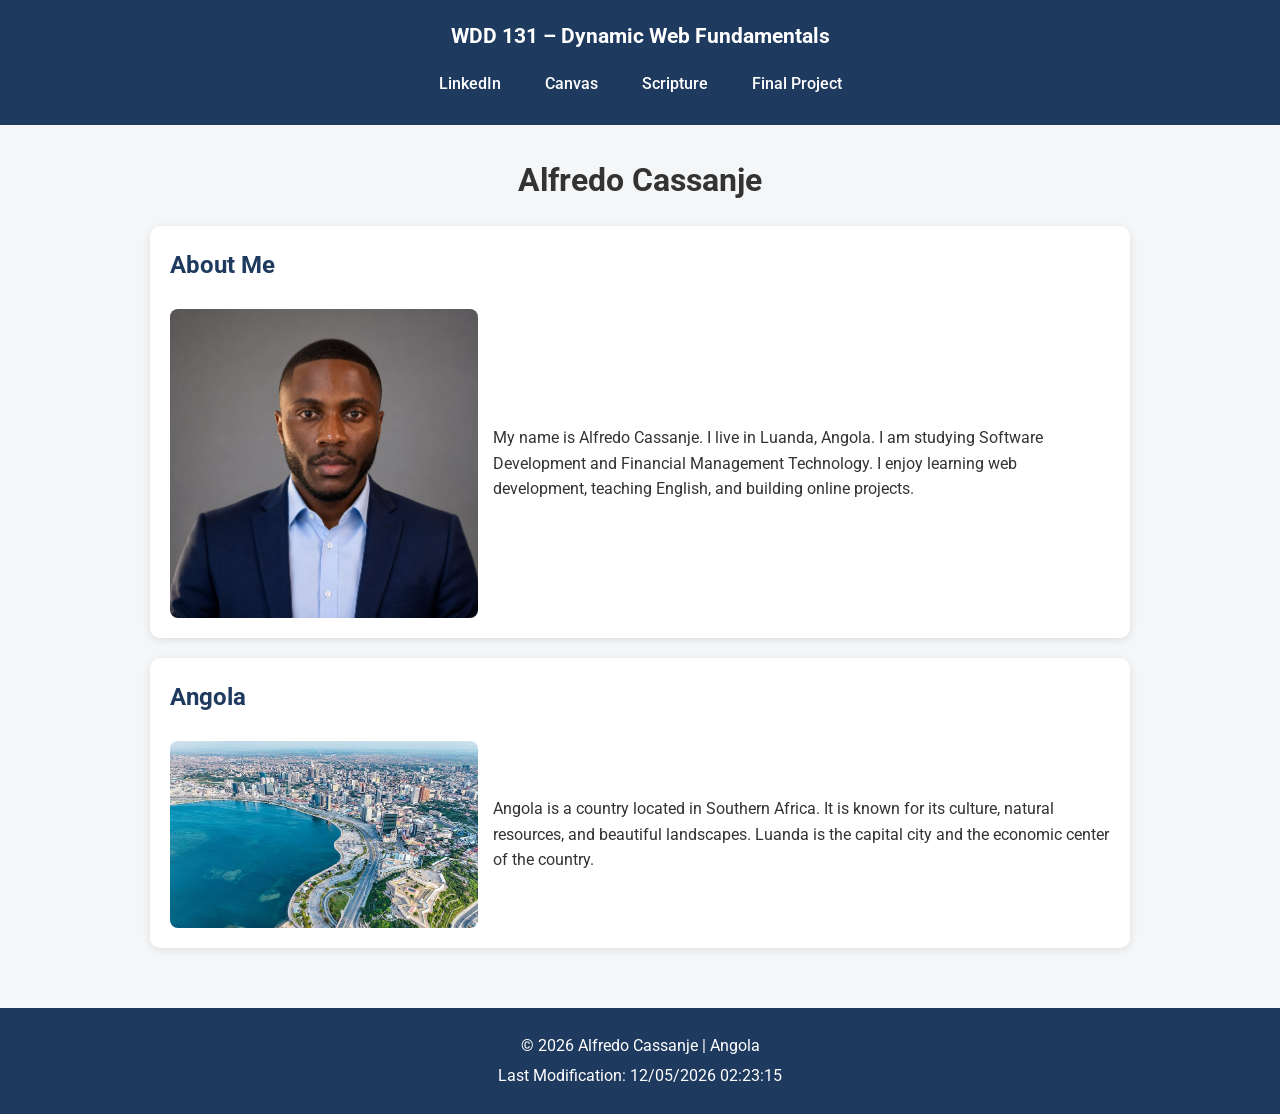
<file: index.html>
<!DOCTYPE html>
<html lang="en-us">

<head>
    <meta charset="UTF-8">
    <meta name="viewport" content="width=device-width, initial-scale=1.0">

    <title>WDD 131 – Dynamic Web Fundamentals – Alfredo Cassanje</title>

    <meta name="description"
        content="WDD 131 – Dynamic Web Fundamentals. Alfredo Cassanje. HTML, CSS, JavaScript, web development basics and personal learning project from Angola.">

    <meta name="author" content="Alfredo Cassanje">

    <!-- Google Fonts --->
    <link rel="preconnect" href="https://fonts.googleapis.com">
    <link rel="preconnect" href="https://fonts.gstatic.com" crossorigin>
    <link href="https://fonts.googleapis.com/css2?family=Roboto:wght@400;700&display=swap" rel="stylesheet">

    <!-- CSS -->
    <link rel="stylesheet" href="styles/base.css">

    <!-- JS -->
    <script src="scripts/getdates.js" defer></script>
</head>

<body>

    <!-- HEADER -->
    <header>

        <span id="course-title">
            WDD 131 – Dynamic Web Fundamentals
        </span>

        <nav>
            <a href="https://www.linkedin.com/" target="_blank">LinkedIn</a>

            <a href="https://byupw.instructure.com/" target="_blank">Canvas</a>

            <a href="https://www.churchofjesuschrist.org/study/scriptures/bofm/1-ne/3?lang=eng&id=p7#p7"
                target="_blank">
                Scripture
            </a>

            <a href="#">Final Project</a>
        </nav>

    </header>

    <!-- MAIN -->
    <main>

        <h1>Alfredo Cassanje</h1>

        <section class="card">

            <h2>About Me</h2>

            <img src="images/profile.jpg" alt="Photo of Alfredo Cassanje">

            <p>
                My name is Alfredo Cassanje. I live in Luanda, Angola.
                I am studying Software Development and Financial Management Technology.
                I enjoy learning web development, teaching English, and building online projects.
            </p>

        </section>

        <section class="card">

            <h2>Angola</h2>

            <img src="images/angola.jpg" alt="Landscape of Angola">

            <p>
                Angola is a country located in Southern Africa.
                It is known for its culture, natural resources, and beautiful landscapes.
                Luanda is the capital city and the economic center of the country.
            </p>

        </section>

    </main>

    <!-- FOOTER -->
    <footer>

        <p>
            &copy;
            <span id="currentyear"></span>
            Alfredo Cassanje | Angola
        </p>

        <p id="lastModified"></p>

    </footer>

</body>

</html>
</file>
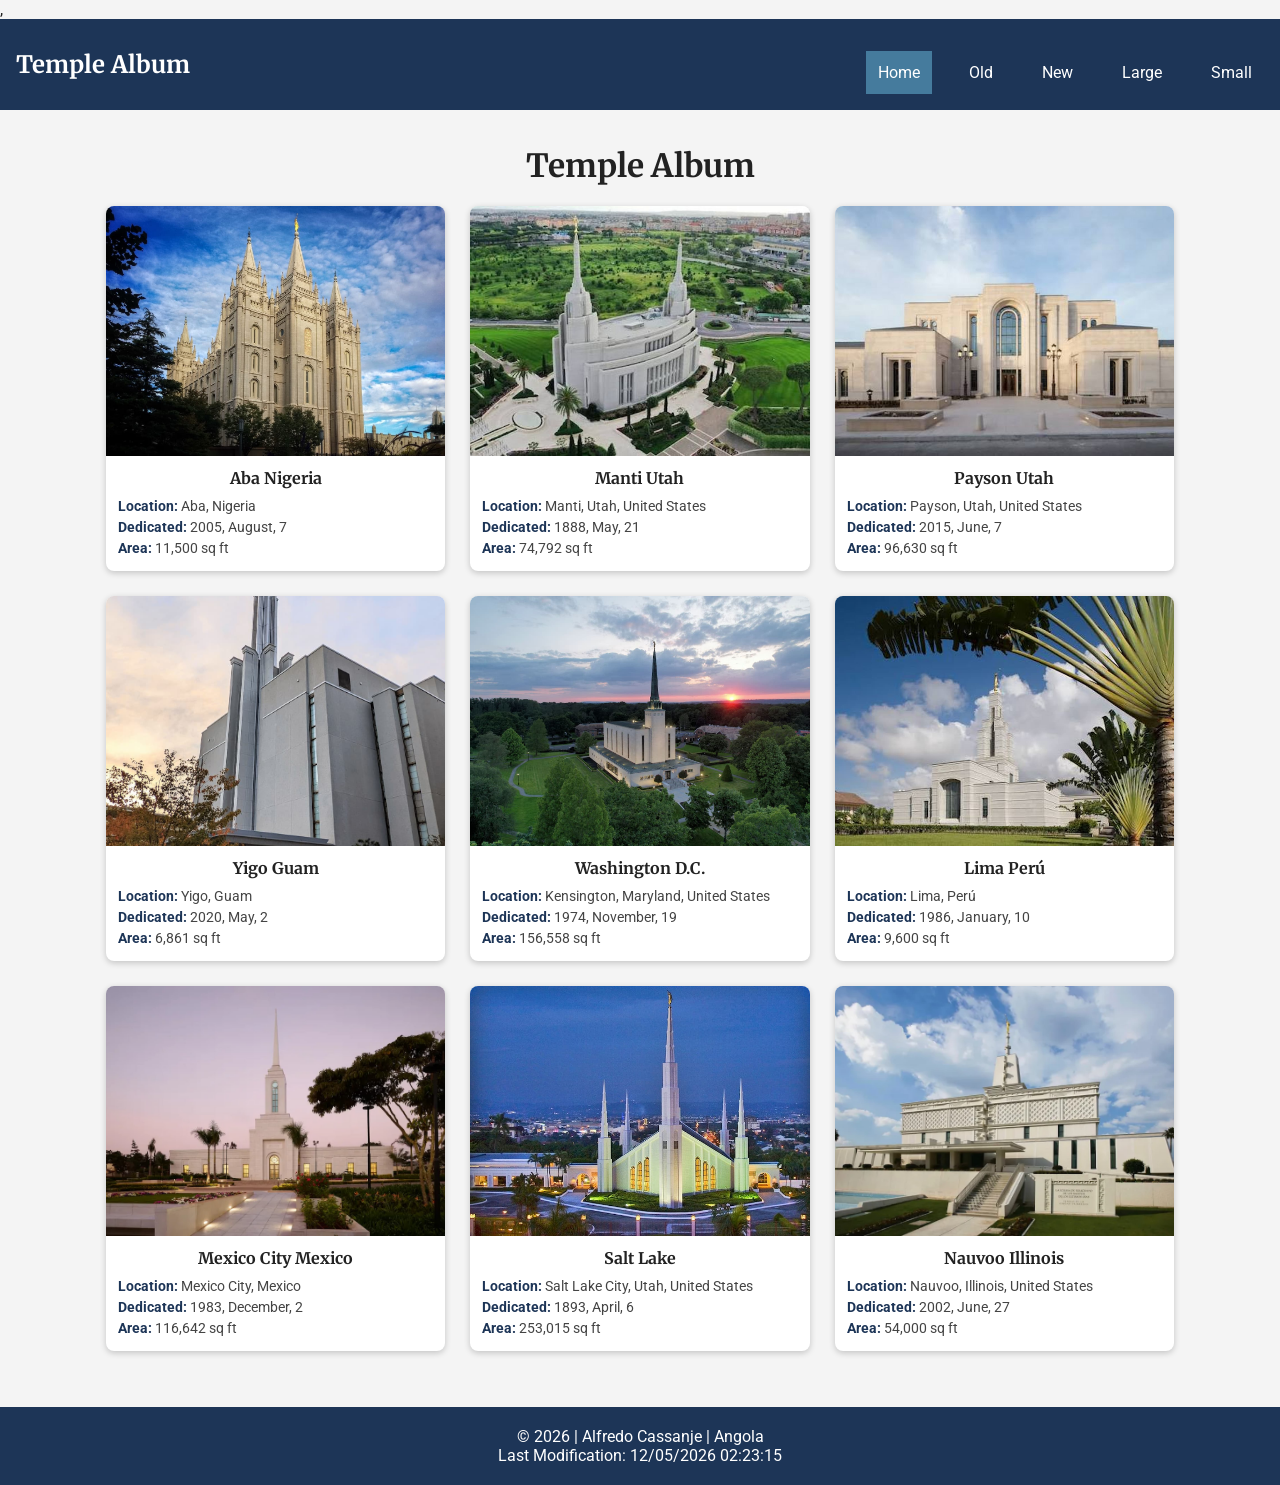
<file: filtered-temples.html>
<!DOCTYPE html>
<html lang="en-US">

<head>
    <meta charset="UTF-8">

    <meta name="viewport" content="width=device-width, initial-scale=1.0">

    <title>Filtered Temples | WDD 131 | Alfredo Cassanje</title>

    <meta name="description"
        content="Filtered Temple Album page created for WDD 131 Dynamic Web Fundamentals.">

    <meta name="author" content="Alfredo Cassanje">


    <link rel="preconnect" href="https://fonts.googleapis.com">
    <link rel="preconnect" href="https://fonts.gstatic.com" crossorigin>

    <link href="https://fonts.googleapis.com/css2?family=Merriweather:wght@700&family=Roboto:wght@400;700&display=swap"
        rel="stylesheet">


    <link rel="stylesheet" href="styles/filtered-temples.css">

    <link rel="stylesheet" href="styles/filtered-temples-large.css">

    <script src="scripts/temples-filtered.js" defer></script>

</head>

<body>
,
<header>

    <span class="site-title">
        Temple Album
    </span>

    <button id="menu" type="button" aria-label="Menu">
        ☰
    </button>


    <nav id="navigation">

        <a href="#" data-filter="home" class="active">Home</a>
        <a href="#" data-filter="old">Old</a>
        <a href="#" data-filter="new">New</a>
        <a href="#" data-filter="large">Large</a>
        <a href="#" data-filter="small">Small</a>

    </nav>


</header>

<main>

<h1>Temple Album</h1>


<section class="gallery" id="gallery">
    <!-- Temple cards are generated by scripts/temples-filtered.js -->
</section>

<p id="emptyState" hidden>No temples match this filter.</p>

</main>



<footer>

<p>
© <span id="currentyear"></span>
| Alfredo Cassanje | Angola
</p>

<p id="lastModified"></p>


</footer>


</body>

</html>
</file>
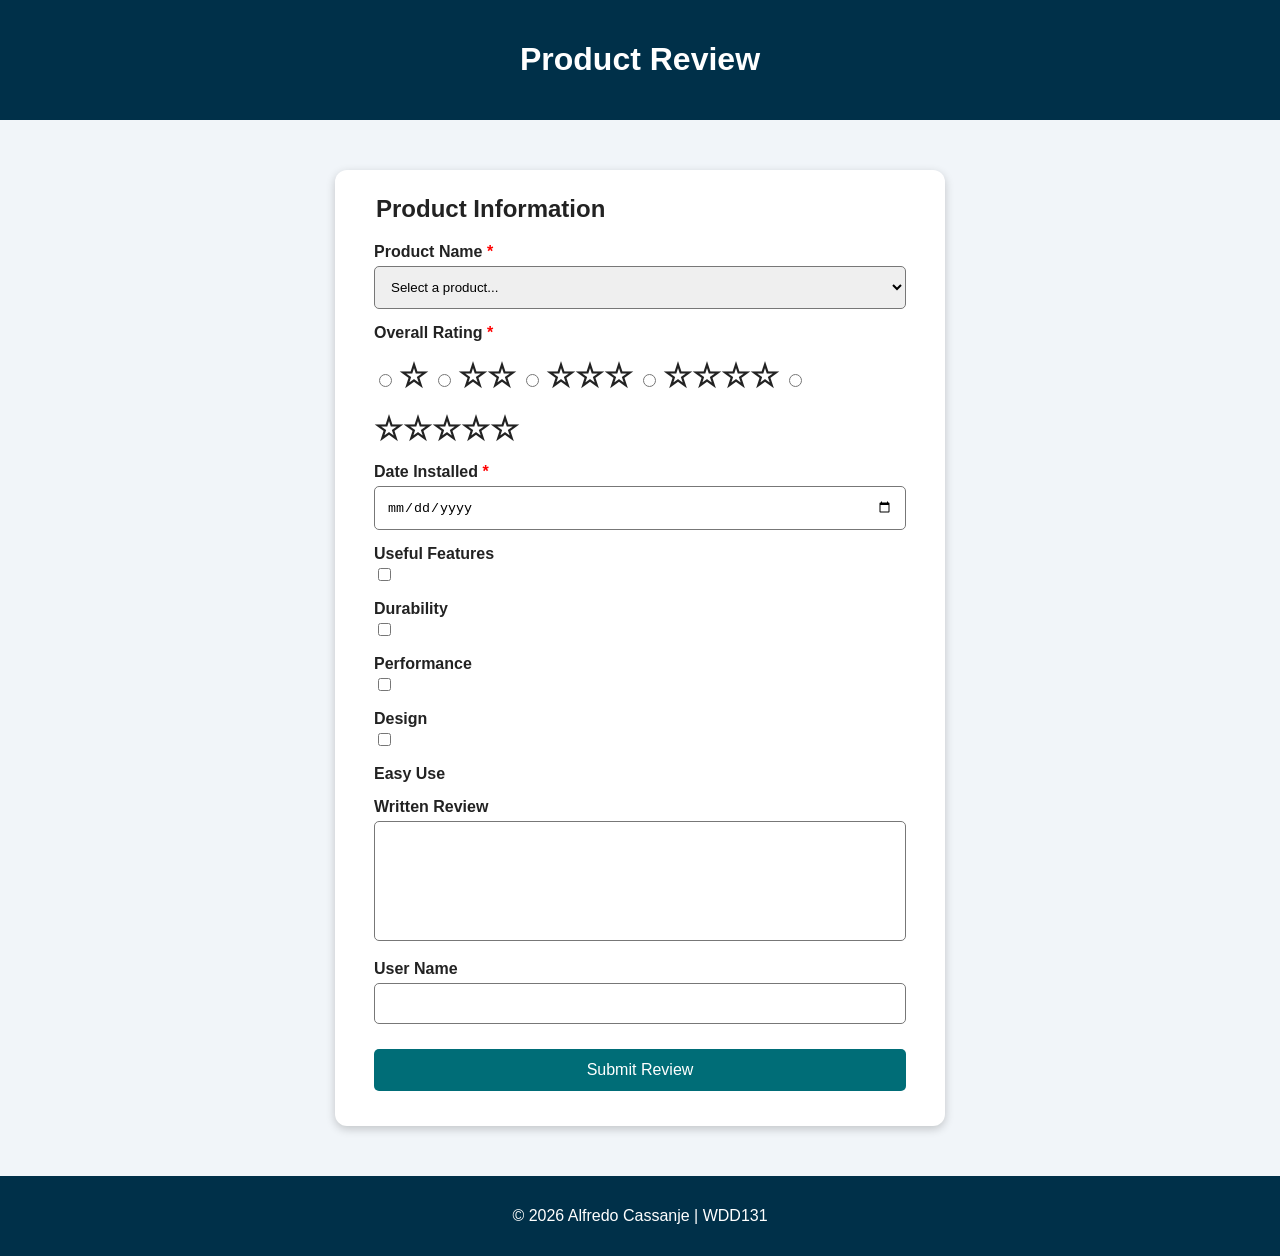
<file: form.html>
<!DOCTYPE html>
<html lang="en">

<head>

    <meta charset="UTF-8">

    <meta name="viewport" content="width=device-width, initial-scale=1.0">

    <meta name="description" content="A responsive product review form where users can rate products, share feedback, and submit installation information.">

    <meta name="author" content="Alfredo Cassanje">

    <title>Product Review Form</title>

    <link rel="stylesheet" href="styles/form.css">

    <script src="scripts/form.js" defer></script>

</head>


<body>


<header>

    <h1>Product Review</h1>

</header>



<main>


<form method="get" action="review.html">


<fieldset>


<legend>Product Information</legend>



<label for="product">
    Product Name <span class="required">*</span>
</label>


<select id="product" name="product" required>

    <option value="" disabled selected>
        Select a product...
    </option>

</select>




<label>
    Overall Rating <span class="required">*</span>
</label>


<div class="rating">


<input 
type="radio"
id="rating1"
name="rating"
value="1"
required>

<label for="rating1">
☆
</label>



<input 
type="radio"
id="rating2"
name="rating"
value="2"
required>

<label for="rating2">
☆☆
</label>




<input 
type="radio"
id="rating3"
name="rating"
value="3"
required>

<label for="rating3">
☆☆☆
</label>




<input 
type="radio"
id="rating4"
name="rating"
value="4"
required>

<label for="rating4">
☆☆☆☆
</label>




<input 
type="radio"
id="rating5"
name="rating"
value="5"
required>

<label for="rating5">
☆☆☆☆☆
</label>



</div>





<label for="date">
    Date Installed <span class="required">*</span>
</label>


<input 
type="date"
id="date"
name="date"
required>






<label>
    Useful Features
</label>



<input
type="checkbox"
id="feature1"
name="features"
value="Durability">

<label for="feature1">
Durability
</label>





<input
type="checkbox"
id="feature2"
name="features"
value="Performance">

<label for="feature2">
Performance
</label>





<input
type="checkbox"
id="feature3"
name="features"
value="Design">

<label for="feature3">
Design
</label>





<input
type="checkbox"
id="feature4"
name="features"
value="Easy Use">

<label for="feature4">
Easy Use
</label>







<label for="review">

Written Review

</label>


<textarea
id="review"
name="review">
</textarea>







<label for="username">

User Name

</label>


<input
type="text"
id="username"
name="username">






<input 
type="submit"
value="Submit Review">



</fieldset>


</form>


</main>

<footer>

<p>
© 2026 Alfredo Cassanje | WDD131
</p>

</footer>

</body>

</html>
</file>
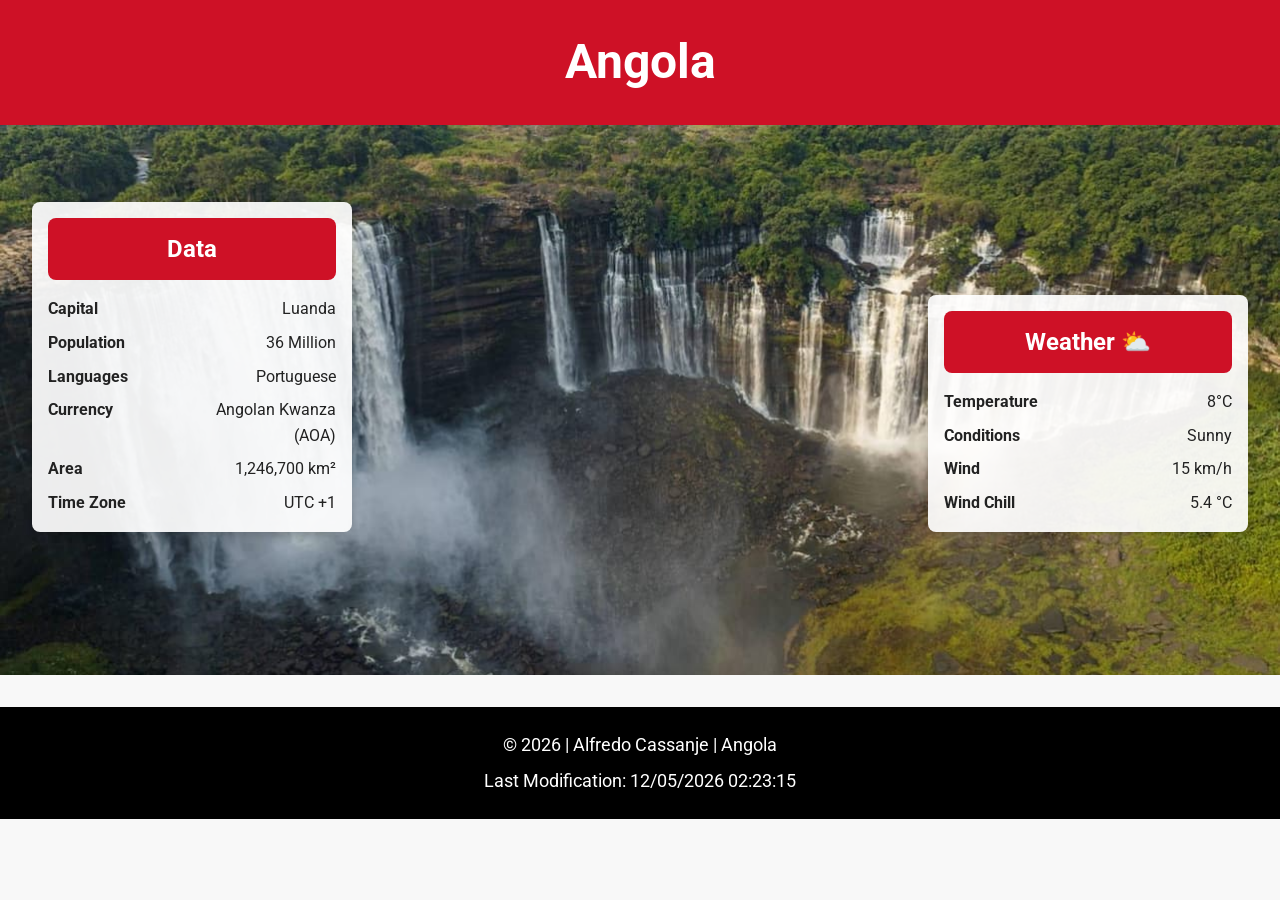
<file: place.html>
<!DOCTYPE html>
<html lang="en">

<head>
    <meta charset="UTF-8">
    <meta name="author" content="Alfredo Cassanje">
    <meta name="description"
        content="Discover Angola, a beautiful country in Southern Africa, including its culture, geography, weather, and national information.">
    <meta name="viewport" content="width=device-width, initial-scale=1.0">

    <title>Angola | Discover Angola - WDD 131 Country Page</title>

    <!-- Google Fonts -->
    <link rel="preconnect" href="https://fonts.googleapis.com">
    <link rel="preconnect" href="https://fonts.gstatic.com" crossorigin>
    <link href="https://fonts.googleapis.com/css2?family=Roboto:wght@400;700&display=swap" rel="stylesheet">

    <!-- CSS -->
    <link rel="stylesheet" href="styles/place.css">
    <link rel="stylesheet" href="styles/place-large.css">

    <!-- JavaScript -->
    <script src="scripts/place.js" defer></script>
</head>

<body>

    <header>
        <h1>Angola</h1>
    </header>

    <main>

        <!-- Hero Image -->
        <section class="hero">
            <picture>
                <source
                    media="(min-width: 768px)"
                    srcset="images/hero-large.webp">

                <img
                    src="images/hero-small.webp"
                    alt="Landscape of Angola">
            </picture>
        </section>

        
        <!-- Information Cards -->
        <section class="cards">

            <!-- Data Card -->
            <article class="card data">
                <h2>Data</h2>

                <dl>
                    <dt>Capital</dt>
                    <dd>Luanda</dd>

                    <dt>Population</dt>
                    <dd>36 Million</dd>

                    <dt>Languages</dt>
                    <dd>Portuguese</dd>

                    <dt>Currency</dt>
                    <dd>Angolan Kwanza (AOA)</dd>

                    <dt>Area</dt>
                    <dd>1,246,700 km²</dd>

                    <dt>Time Zone</dt>
                    <dd>UTC +1</dd>
                </dl>
            </article>

            <!-- Weather Card -->
            <article class="card weather">

                <h2>Weather</h2>

                <img
                    src="images/weather.svg"
                    alt="Weather icon"
                    class="weather-icon">

                <dl>
                    <dt>Temperature</dt>
                    <dd><span id="temperature">8°C</span></dd>

                    <dt>Conditions</dt>
                    <dd>Sunny</dd>

                    <dt>Wind</dt>
                    <dd><span id="windspeed">15 km/h</span></dd>

                    <dt>Wind Chill</dt>
                    <dd><span id="windchill"></span></dd>
                </dl>

            </article>

        </section>

    </main>

    <footer>
        <p>
            &copy; <span id="year"></span> | Alfredo Cassanje | Angola
        </p>

        <p>
            Last Modification:
            <span id="lastModified"></span>
        </p>
    </footer>

</body>

</html>
</file>
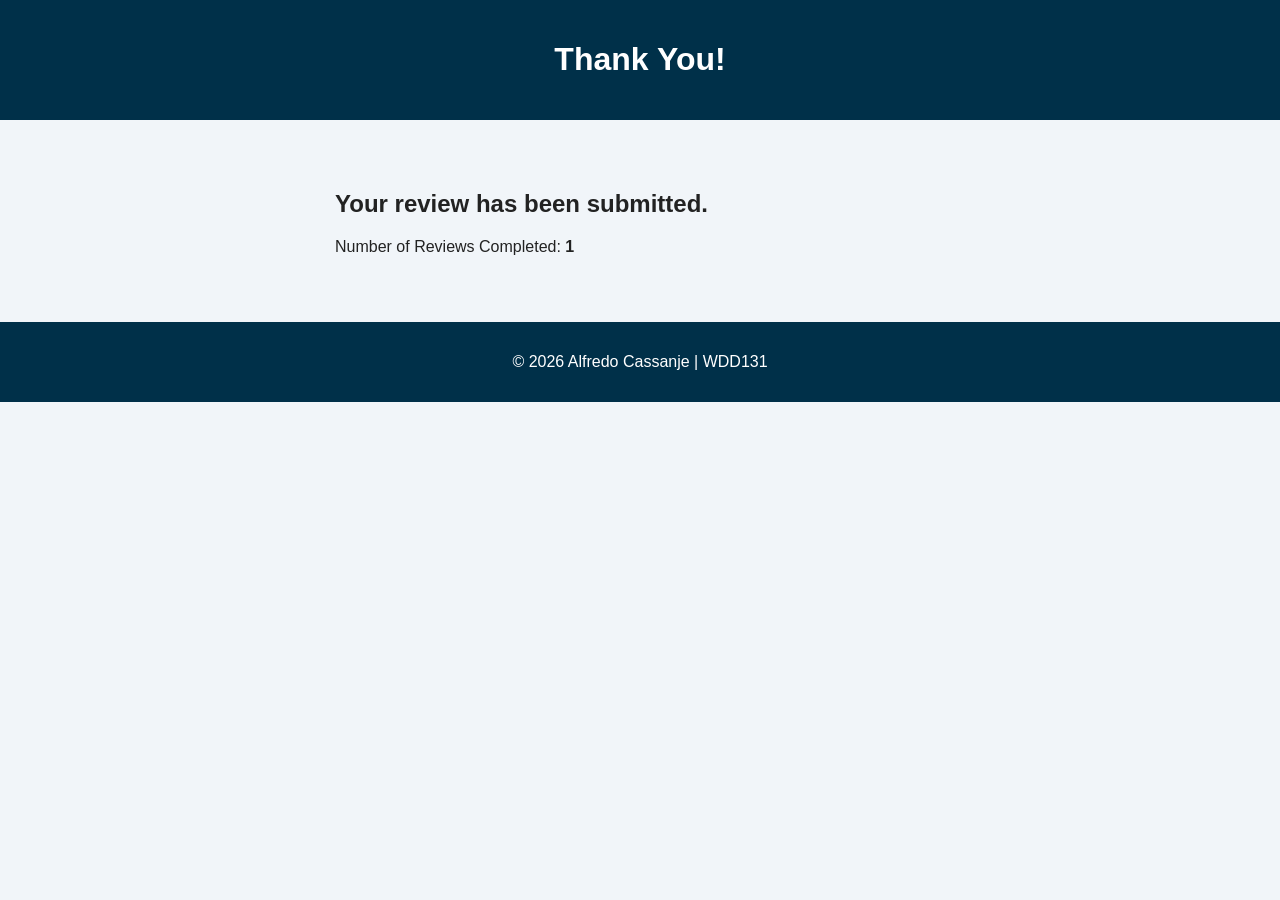
<file: review.html>
<!DOCTYPE html>
<html lang="en">


<head>

<meta charset="UTF-8">


<meta name="viewport" content="width=device-width, initial-scale=1.0">


<meta name="description" content="Review confirmation page">


<title>Review Submitted</title>


<link rel="stylesheet" href="styles/form.css">


</head>



<body>



<header>

<h1>
Thank You!
</h1>


</header>




<main>


<h2>
Your review has been submitted.
</h2>



<p>

Number of Reviews Completed:

<strong id="count"></strong>

</p>



</main>



<footer>

<p>
© 2026 Alfredo Cassanje | WDD131
</p>

</footer>




<script>


let reviews = Number(localStorage.getItem("reviews")) || 0;


reviews++;


localStorage.setItem("reviews", reviews);


document.querySelector("#count").textContent = reviews;


</script>


</body>

</html>
</file>
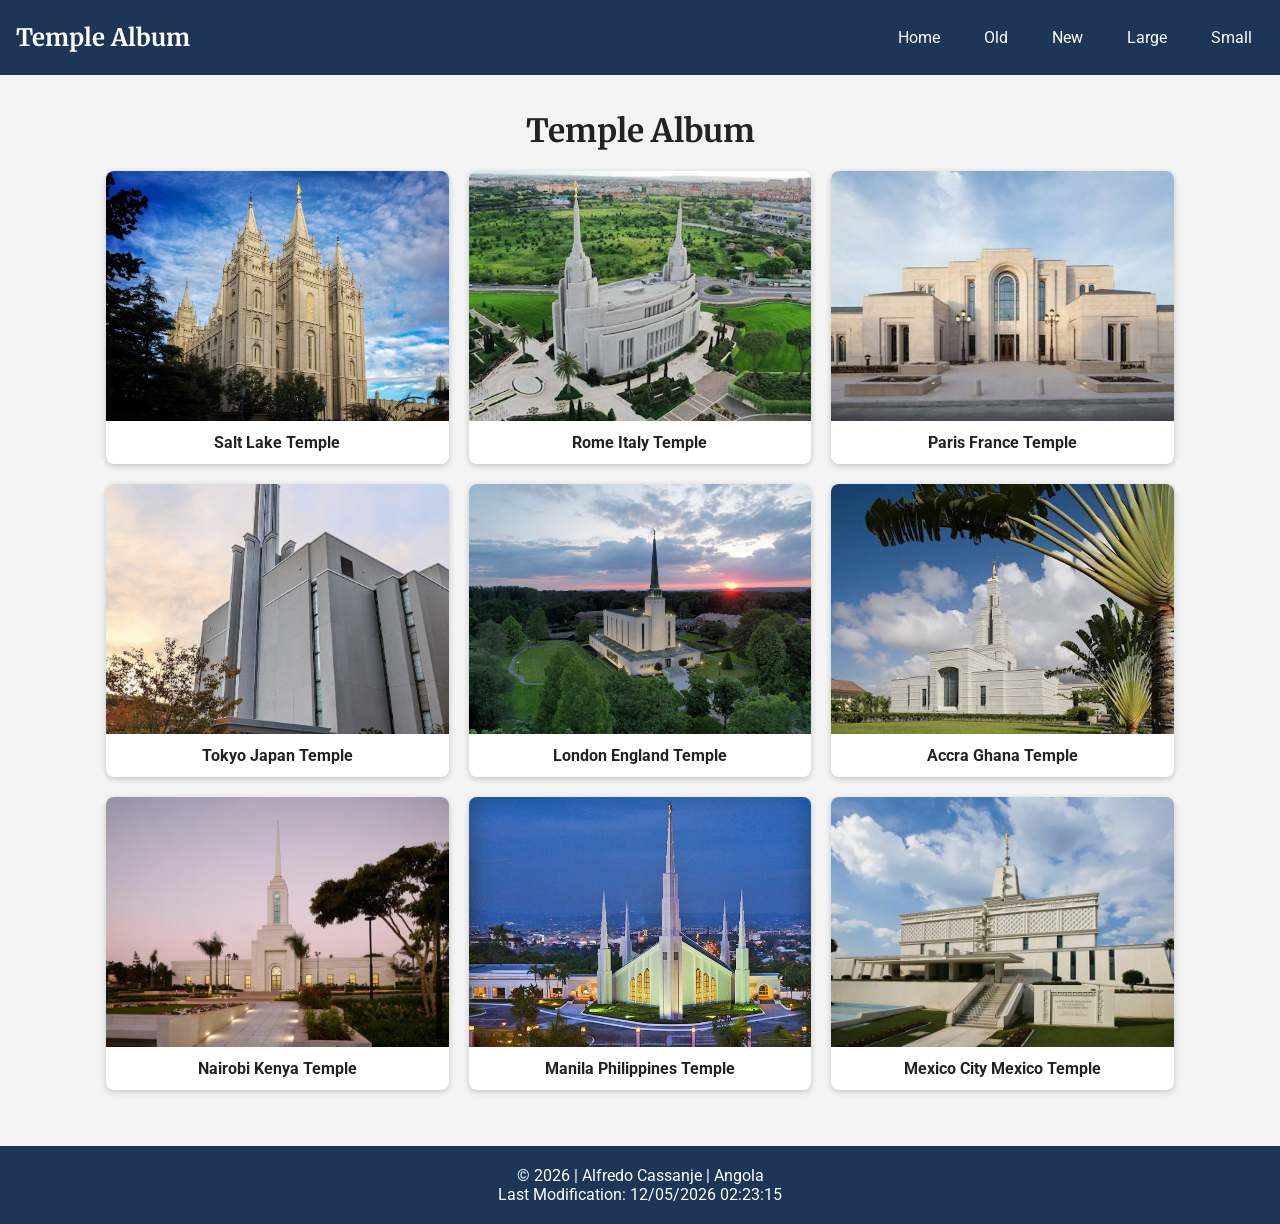
<file: temples.html>
<!DOCTYPE html>
<html lang="en-US">

<head>
    <meta charset="UTF-8">

    <meta name="viewport" content="width=device-width, initial-scale=1.0">

    <title>Temple Album | WDD 131 | Alfredo Cassanje</title>

    <meta name="description"
        content="Temple Album page created for WDD 131 Dynamic Web Fundamentals.">

    <meta name="author" content="Alfredo Cassanje">


    <link rel="preconnect" href="https://fonts.googleapis.com">
    <link rel="preconnect" href="https://fonts.gstatic.com" crossorigin>

    <link href="https://fonts.googleapis.com/css2?family=Merriweather:wght@700&family=Roboto:wght@400;700&display=swap"
        rel="stylesheet">


    <link rel="stylesheet" href="styles/temples.css">

    <link rel="stylesheet" href="styles/temples-large.css">


    <script src="scripts/temples.js" defer></script>

</head>


<body>


<header>

    <span class="site-title">
        Temple Album
    </span>


    <button id="menu" type="button" aria-label="Menu">
        ☰
    </button>


    <nav id="navigation">

        <a href="#">Home</a>
        <a href="#">Old</a>
        <a href="#">New</a>
        <a href="#">Large</a>
        <a href="#">Small</a>

    </nav>


</header>

<main>

<h1>Temple Album</h1>


<section class="gallery">


<figure>
<img src="images/temple1.webp" alt="Salt Lake Temple" loading="lazy">
<figcaption>Salt Lake Temple</figcaption>
</figure>


<figure>
<img src="images/temple2.webp" alt="Rome Italy Temple" loading="lazy">
<figcaption>Rome Italy Temple</figcaption>
</figure>


<figure>
<img src="images/temple3.webp" alt="Paris France Temple" loading="lazy">
<figcaption>Paris France Temple</figcaption>
</figure>


<figure>
<img src="images/temple4.webp" alt="Tokyo Japan Temple" loading="lazy">
<figcaption>Tokyo Japan Temple</figcaption>
</figure>


<figure>
<img src="images/temple5.webp" alt="London England Temple" loading="lazy">
<figcaption>London England Temple</figcaption>
</figure>


<figure>
<img src="images/temple6.webp" alt="Accra Ghana Temple" loading="lazy">
<figcaption>Accra Ghana Temple</figcaption>
</figure>


<figure>
<img src="images/temple7.webp" alt="Nairobi Kenya Temple" loading="lazy">
<figcaption>Nairobi Kenya Temple</figcaption>
</figure>


<figure>
<img src="images/temple8.webp" alt="Manila Philippines Temple" loading="lazy">
<figcaption>Manila Philippines Temple</figcaption>
</figure>


<figure>
<img src="images/temple9.webp" alt="Mexico City Mexico Temple" loading="lazy">
<figcaption>Mexico City Mexico Temple</figcaption>
</figure>


</section>

</main>



<footer>

<p>
© <span id="currentyear"></span>
| Alfredo Cassanje | Angola
</p>

<p id="lastModified"></p>


</footer>


</body>

</html>
</file>
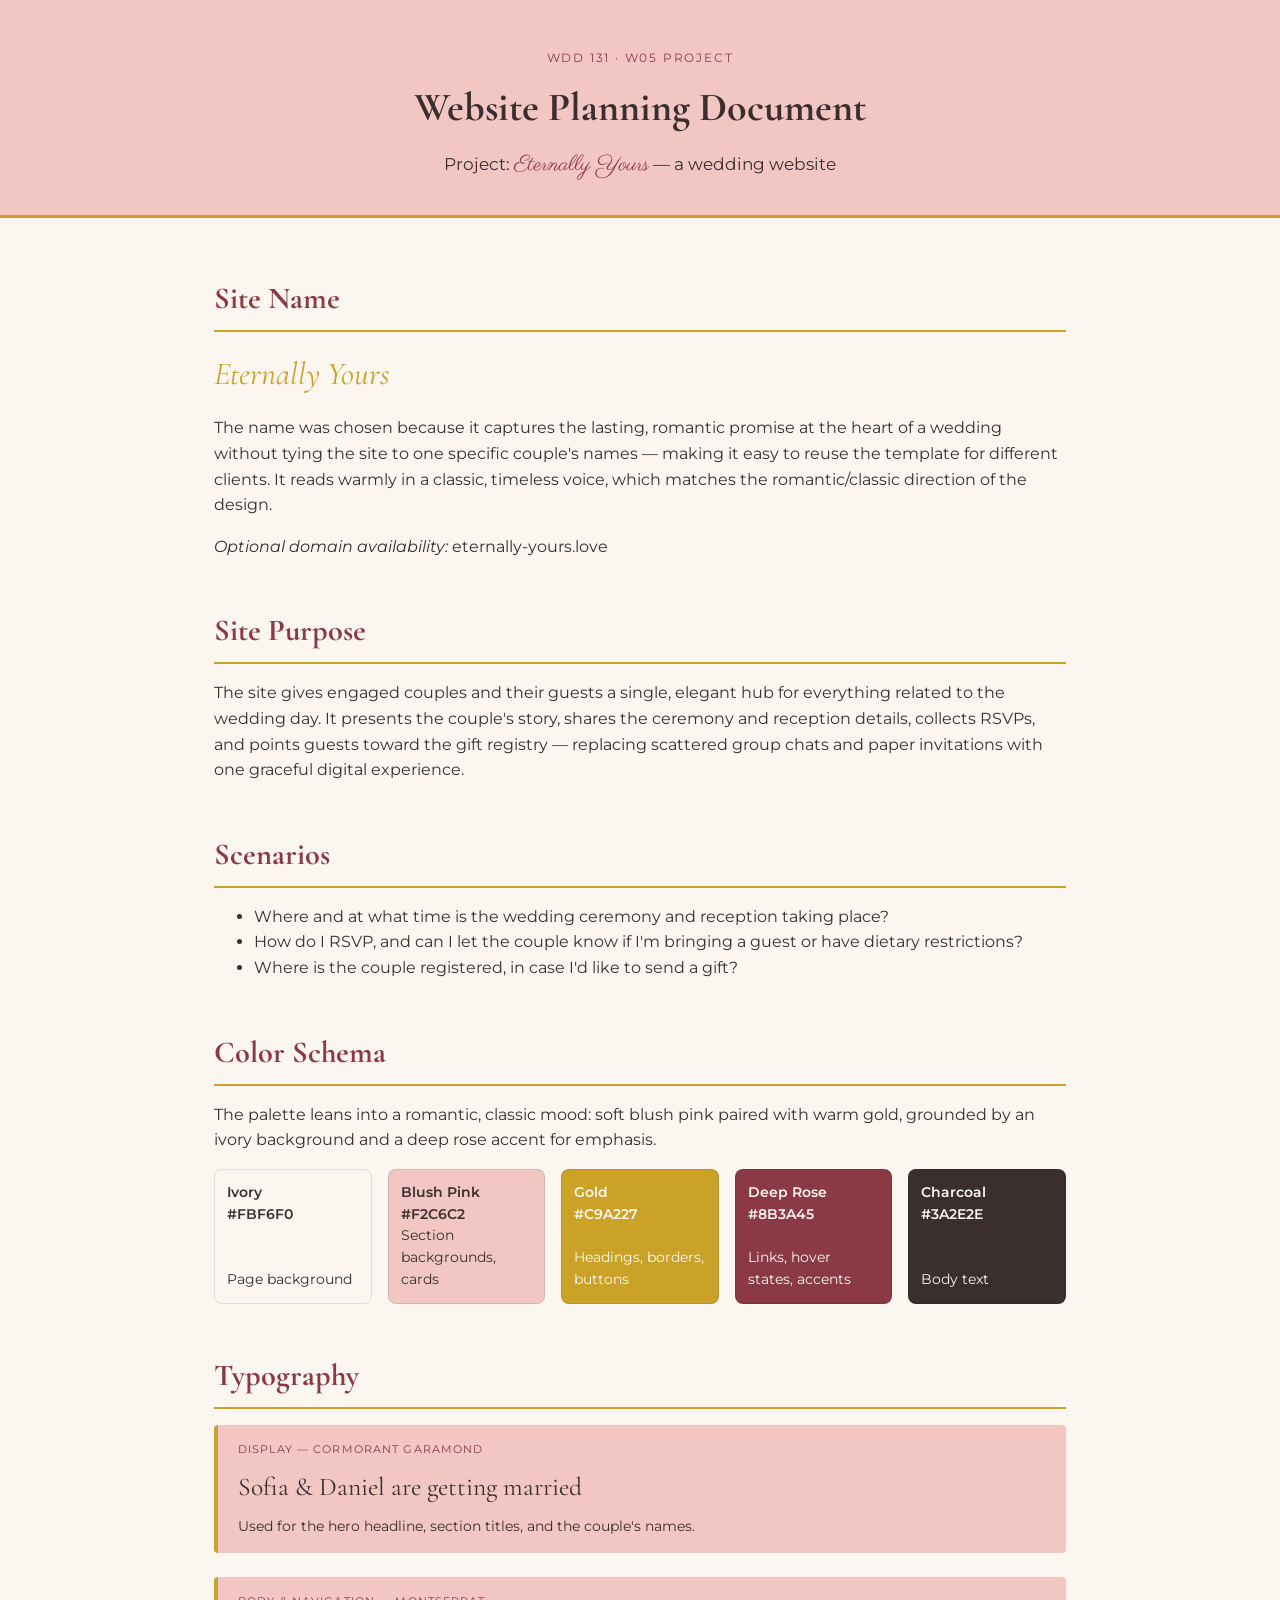
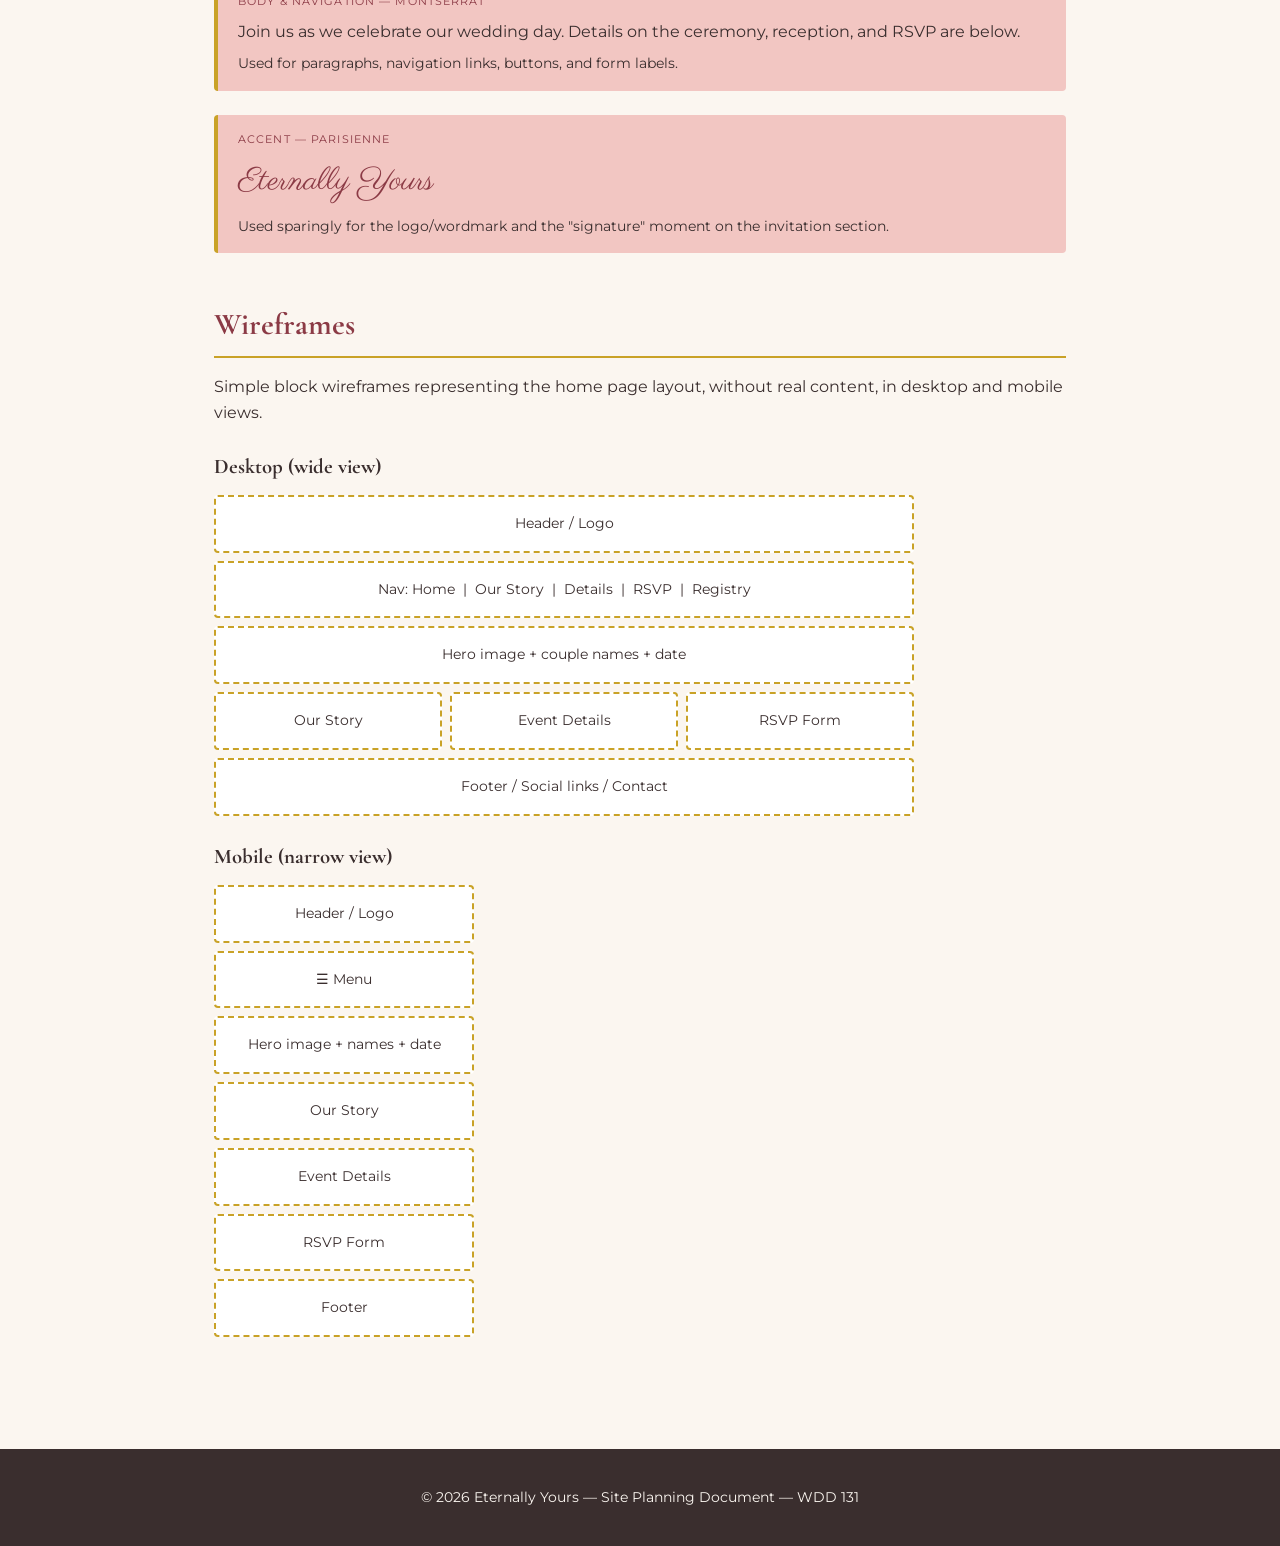
<file: project/siteplan.html>
<!DOCTYPE html>
<html lang="en">
<head>
  <meta charset="UTF-8">
  <meta name="viewport" content="width=device-width, initial-scale=1.0">
  <meta name="description" content="Website planning document for Eternally Yours, a romantic wedding site with color schema, typography, and wireframes.">
  <meta name="author" content="Alfredo Albino António Cassanje">
  <title>Site Plan | Eternally Yours Wedding Site</title>
  <link rel="preconnect" href="https://fonts.googleapis.com">
  <link rel="preconnect" href="https://fonts.gstatic.com" crossorigin>
  <link href="https://fonts.googleapis.com/css2?family=Cormorant+Garamond:ital,wght@0,400;0,600;1,500&family=Montserrat:wght@400;500;600&family=Parisienne&display=swap" rel="stylesheet">
  <link rel="stylesheet" href="styles/siteplan.css">
</head>
<body>

  <header class="site-header">
    <p class="eyebrow">WDD 131 &middot; W05 Project</p>
    <h1>Website Planning Document</h1>
    <p class="subtitle">Project: <span class="script">Eternally Yours</span> &mdash; a wedding website</p>
  </header>

  <main>

    <section id="site-name" class="plan-section">
      <h2>Site Name</h2>
      <p class="site-name-display">Eternally Yours</p>
      <p>The name was chosen because it captures the lasting, romantic promise at the heart of a wedding without tying the site to one specific couple's names &mdash; making it easy to reuse the template for different clients. It reads warmly in a classic, timeless voice, which matches the romantic/classic direction of the design.</p>
      <p><em>Optional domain availability:</em> eternally-yours.love</p>
    </section>

    <section id="site-purpose" class="plan-section">
      <h2>Site Purpose</h2>
      <p>The site gives engaged couples and their guests a single, elegant hub for everything related to the wedding day. It presents the couple's story, shares the ceremony and reception details, collects RSVPs, and points guests toward the gift registry &mdash; replacing scattered group chats and paper invitations with one graceful digital experience.</p>
    </section>

    <section id="scenarios" class="plan-section">
      <h2>Scenarios</h2>
      <ul>
        <li>Where and at what time is the wedding ceremony and reception taking place?</li>
        <li>How do I RSVP, and can I let the couple know if I'm bringing a guest or have dietary restrictions?</li>
        <li>Where is the couple registered, in case I'd like to send a gift?</li>
      </ul>
    </section>

    <section id="color-schema" class="plan-section">
      <h2>Color Schema</h2>
      <p>The palette leans into a romantic, classic mood: soft blush pink paired with warm gold, grounded by an ivory background and a deep rose accent for emphasis.</p>
      <div class="swatches">
        <div class="swatch swatch-ivory">
          <span class="swatch-label">Ivory<br>#FBF6F0</span>
          <span class="swatch-use">Page background</span>
        </div>
        <div class="swatch swatch-blush">
          <span class="swatch-label">Blush Pink<br>#F2C6C2</span>
          <span class="swatch-use">Section backgrounds, cards</span>
        </div>
        <div class="swatch swatch-gold swatch-light-text">
          <span class="swatch-label">Gold<br>#C9A227</span>
          <span class="swatch-use">Headings, borders, buttons</span>
        </div>
        <div class="swatch swatch-deep-rose swatch-light-text">
          <span class="swatch-label">Deep Rose<br>#8B3A45</span>
          <span class="swatch-use">Links, hover states, accents</span>
        </div>
        <div class="swatch swatch-charcoal swatch-light-text">
          <span class="swatch-label">Charcoal<br>#3A2E2E</span>
          <span class="swatch-use">Body text</span>
        </div>
      </div>
    </section>

    <section id="typography" class="plan-section">
      <h2>Typography</h2>
      <div class="type-samples">
        <div class="type-sample">
          <p class="sample-label">Display &mdash; Cormorant Garamond</p>
          <p class="sample-display">Sofia &amp; Daniel are getting married</p>
          <p class="sample-note">Used for the hero headline, section titles, and the couple's names.</p>
        </div>
        <div class="type-sample">
          <p class="sample-label">Body &amp; Navigation &mdash; Montserrat</p>
          <p class="sample-body">Join us as we celebrate our wedding day. Details on the ceremony, reception, and RSVP are below.</p>
          <p class="sample-note">Used for paragraphs, navigation links, buttons, and form labels.</p>
        </div>
        <div class="type-sample">
          <p class="sample-label">Accent &mdash; Parisienne</p>
          <p class="sample-script">Eternally Yours</p>
          <p class="sample-note">Used sparingly for the logo/wordmark and the "signature" moment on the invitation section.</p>
        </div>
      </div>
    </section>

    <section id="wireframes" class="plan-section">
      <h2>Wireframes</h2>
      <p>Simple block wireframes representing the home page layout, without real content, in desktop and mobile views.</p>

      <h3>Desktop (wide view)</h3>
      <div class="wireframe wireframe-desktop">
        <div class="wf-block wf-header">Header / Logo</div>
        <div class="wf-block wf-nav">Nav: Home &nbsp;|&nbsp; Our Story &nbsp;|&nbsp; Details &nbsp;|&nbsp; RSVP &nbsp;|&nbsp; Registry</div>
        <div class="wf-block wf-hero">Hero image + couple names + date</div>
        <div class="wf-row">
          <div class="wf-block wf-col">Our Story</div>
          <div class="wf-block wf-col">Event Details</div>
          <div class="wf-block wf-col">RSVP Form</div>
        </div>
        <div class="wf-block wf-footer">Footer / Social links / Contact</div>
      </div>

      <h3>Mobile (narrow view)</h3>
      <div class="wireframe wireframe-mobile">
        <div class="wf-block wf-header">Header / Logo</div>
        <div class="wf-block wf-nav">&#9776; Menu</div>
        <div class="wf-block wf-hero">Hero image + names + date</div>
        <div class="wf-block wf-col">Our Story</div>
        <div class="wf-block wf-col">Event Details</div>
        <div class="wf-block wf-col">RSVP Form</div>
        <div class="wf-block wf-footer">Footer</div>
      </div>
    </section>

  </main>

  <footer class="site-footer">
    <p>&copy; <span id="currentyear"></span> Eternally Yours &mdash; Site Planning Document &mdash; WDD 131</p>
  </footer>

  <script>
    document.getElementById('currentyear').textContent = new Date().getFullYear();
  </script>

</body>
</html>
</file>
<file: styles/base.css>
/* =========================
   RESET BÁSICO
========================= */
* {
    margin: 0;
    padding: 0;
    box-sizing: border-box;
}

/* =========================
   BODY
========================= */
body {
    font-family: 'Roboto', sans-serif;
    line-height: 1.6;
    background-color: #f4f6f8;
    color: #333;
}

/* =========================
   HEADER
========================= */
header {
    background-color: #1f3a5f;
    color: white;
    padding: 20px;
    text-align: center;
}

/* Título do curso */
#course-title {
    display: block;
    font-size: 1.3rem;
    font-weight: bold;
    margin-bottom: 10px;
}

/* =========================
   NAVIGATION (FLEXBOX)
========================= */
nav {
    display: flex;
    justify-content: center;
    gap: 20px;
    flex-wrap: wrap;
}

nav a {
    color: white;
    text-decoration: none;
    font-weight: 500;
    padding: 8px 12px;
    border-radius: 5px;
    transition: all 0.3s ease;
}

nav a:hover {
    background-color: white;
    color: #1f3a5f;
}

/* =========================
   MAIN
========================= */
main {
    max-width: 1000px;
    margin: 20px auto;
    padding: 10px;
}

/* Título principal */
main h1 {
    text-align: center;
    margin-bottom: 20px;
}

/* =========================
   CARDS (GRID)
========================= */
.card {
    background: white;
    padding: 20px;
    margin-bottom: 20px;
    border-radius: 10px;
    box-shadow: 0 2px 8px rgba(0,0,0,0.1);

    display: grid;
    grid-template-columns: 1fr 2fr;
    gap: 15px;
    align-items: center;
}

.card h2 {
    grid-column: 1 / -1;
    margin-bottom: 10px;
    color: #1f3a5f;
}

.card img {
    width: 100%;
    border-radius: 8px;
}

/* =========================
   FOOTER
========================= */
footer {
    text-align: center;
    padding: 20px;
    background-color: #1f3a5f;
    color: white;
    margin-top: 30px;
}

footer p {
    margin: 5px 0;
}

/* =========================
   RESPONSIVO
========================== */
@media (max-width: 700px) {
    .card {
        grid-template-columns: 1fr;
        text-align: center;
    }

    nav {
        flex-direction: column;
        gap: 10px;
    }
}
/* afss */
</file>
<file: styles/filtered-temples.css>
* {
    margin: 0;
    padding: 0;
    box-sizing: border-box;
}


body {
    font-family: "Roboto", sans-serif;
    background-color: #f4f4f4;
    color: #222;
}

/* HEADER */

header {
    background-color: #1d3557;
    color: white;
    padding: 1rem;

    display: grid;
    grid-template-columns: 1fr auto;
    align-items: center;
}

.site-title {
    font-family: "Merriweather", serif;
    font-size: 1.5rem;
    font-weight: bold;
}


#menu {
    background: none;
    border: none;
    color: white;
    font-size: 2rem;
    cursor: pointer;
}



/* NAVIGATION */

#navigation {
    display: none;
    flex-direction: column;
    grid-column: 1 / 3;
    margin-top: 1rem;
}

#navigation.open {
    display: flex;
}


#navigation a {
    color: white;
    text-decoration: none;
    padding: 12px;
    text-align: center;
}


#navigation a:hover,
#navigation a.active {
    background-color: #457b9d;
}



/* MAIN */

main {
    max-width: 1100px;
    margin: 0 auto;
    padding: 1rem;
}


main h1 {
    text-align: center;
    margin: 20px 0;
    font-family: "Merriweather", serif;
}



/* GALLERY GRID */

.gallery {
    display: grid;
    grid-template-columns: 1fr;
    gap: 20px;
}


#emptyState {
    text-align: center;
    padding: 2rem 0;
    font-style: italic;
    color: #555;
}



/* TEMPLE CARDS */

figure {
    background-color: white;
    border-radius: 8px;
    overflow: hidden;
    box-shadow: 0 2px 6px rgb(0 0 0 / 20%);
}


figure img {
    width: 100%;
    height: auto;
    display: block;
}


figcaption {
    padding: 12px;
}


figcaption .temple-name {
    display: block;
    text-align: center;
    font-weight: bold;
    font-family: "Merriweather", serif;
    margin-bottom: 8px;
}


figcaption .temple-detail {
    display: block;
    font-size: 0.9rem;
    color: #444;
    padding: 2px 0;
}


figcaption .temple-detail strong {
    color: #1d3557;
}

/* FOOTER */

footer {
    margin-top: 40px;
    background-color: #1d3557;
    color: white;
    text-align: center;
    padding: 20px;
}
</file>
<file: styles/filtered-temples-large.css>
@media screen and (min-width: 768px) {


    header {

        display: flex;
        justify-content: space-between;
        align-items: center;

    }


    #menu {

        display: none;

    }


    nav {

        display: flex;
        flex-direction: row;
        gap: 25px;
        margin-top: 0;

    }


    #navigation {

        display: flex;
        flex-direction: row;
        gap: 25px;

    }


    .gallery {

        grid-template-columns: repeat(3, 1fr);
        gap: 25px;

    }


    figure img {

        height: 250px;
        object-fit: cover;

    }


}
</file>
<file: styles/form.css>
*{

box-sizing:border-box;

}



body{

font-family:Arial, Helvetica, sans-serif;

margin:0;

background:#f1f5f9;

color:#222;

}



header{

background:#003049;

color:white;

padding:20px;

text-align:center;

}



main{

max-width:650px;

margin:30px auto;

padding:20px;

}



form{

background:white;

padding:25px;

border-radius:12px;

box-shadow:0 3px 10px rgba(0,0,0,0.2);

}



fieldset{

border:none;

}



legend{

font-size:1.5rem;

font-weight:bold;

}



label{

display:block;

margin-top:15px;

font-weight:bold;

}



.required{

color:red;

}



input,
select,
textarea{

width:100%;

padding:12px;

margin-top:5px;

border:1px solid #777;

border-radius:5px;

}



textarea{

height:120px;

resize:none;

}



.rating label{

display:inline-block;

font-size:2rem;

cursor:pointer;

}



.rating input{

width:auto;

}



input[type="checkbox"]{

width:auto;

margin-right:8px;

}



input[type="radio"]{

width:auto;

}



input[type="submit"]{


background:#006d77;

color:white;

border:none;

font-size:1rem;

cursor:pointer;

margin-top:25px;


}



input[type="submit"]:hover{

background:#004d55;

}



footer{

background:#003049;

color:white;

text-align:center;

padding:15px;

margin-top:30px;

}


@media(max-width:600px){


main{

margin:10px;

padding:10px;

}


form{

padding:15px;

}


}
</file>
<file: styles/place.css>
/* ------------------------------
   Variables
--------------------------------*/
:root{
    --primary:#ce1126;
    --secondary:#000000;
    --accent:#ffcd00;
    --light:#f8f8f8;
    --white:#ffffff;
    --text:#222222;
    --shadow:0 5px 15px rgba(0,0,0,.15);
}

/* ------------------------------
   Reset
--------------------------------*/
*{
    margin:0;
    padding:0;
    box-sizing:border-box;
}

/* ------------------------------
   Body
--------------------------------*/
body{
    font-family:'Roboto',sans-serif;
    background:var(--light);
    color:var(--text);
    line-height:1.6;
}

/* ------------------------------
   Header
--------------------------------*/
header{
    background:var(--primary);
    color:var(--white);
    text-align:center;
    padding:1.2rem;
}

header h1{
    font-size:2rem;
}

/* ------------------------------
   Hero Image
--------------------------------*/
.hero img{
    display:block;
    width:100%;
    height:auto;
}

/* ------------------------------
   Cards
--------------------------------*/
.cards{
    display:grid;
    gap:1.5rem;
    padding:1.5rem;
}

.card{
    background:var(--white);
    border-radius:12px;
    box-shadow:var(--shadow);
    padding:1.5rem;
}

.card h2{
    text-align:center;
    background:var(--secondary);
    color:var(--white);
    padding:.8rem;
    border-radius:8px;
    margin-bottom:1rem;
}

/* ------------------------------
   Data Lists
--------------------------------*/
dl{
    display:grid;
    grid-template-columns:1fr 1fr;
    gap:.5rem;
}

dt{
    font-weight:700;
}

dd{
    text-align:right;
}

/* ------------------------------
   Weather
--------------------------------*/
.weather{
    text-align:center;
}

.weather-icon{
    width:80px;
    height:auto;
    display:block;
    margin:0 auto 1rem;
}

.weather dl{
    text-align:left;
}

/* ------------------------------
   Footer
--------------------------------*/
footer{
    background:var(--secondary);
    color:var(--white);
    text-align:center;
    padding:1rem;
    margin-top:2rem;
}

footer p{
    margin:.5rem 0;
}

/* ------------------------------
   Images
--------------------------------*/
img{
    max-width:100%;
}

/* ------------------------------
   Desktop Layout
--------------------------------*/
@media screen and (min-width:768px){

    header h1{
        font-size:3rem;
    }

    .hero{
        position:relative;
    }

    .hero img{
        width:100%;
        height:550px;
        object-fit:cover;
    }

    .cards{

        position:absolute;
        top:170px;
        left:0;
        right:0;

        display:flex;
        justify-content:space-between;

        padding:2rem;
    }

    .card{
        width:320px;
        background:rgba(255,255,255,.92);
    }

    .data{
        align-self:flex-start;
    }

    .weather{
        align-self:flex-end;
    }

    /* Esconde o SVG no desktop */
    .weather-icon{
        display:none;
    }

    /* Ícone exigido pela atividade */
    .weather h2::after{
        content:" ⛅";
    }
}
</file>
<file: styles/place-large.css>
/* ---------------------------------
   Large Screen Layout
----------------------------------*/

@media screen and (min-width: 768px) {

    /* Header */
    header {
        padding: 1.5rem;
    }

    header h1 {
        font-size: 3rem;
    }

    /* Hero */
    .hero {
        position: relative;
    }

    .hero img {
        width: 100%;
        height: 550px;
        object-fit: cover;
    }

    /* Cards Container */
    .cards {
        position: absolute;
        top: 170px;
        left: 0;
        right: 0;

        display: flex;
        justify-content: space-between;

        padding: 2rem;
    }

    /* Cards */
    .card {
        width: 320px;
        background: rgba(255, 255, 255, 0.92);
        padding: 1rem;
        border-radius: 8px;
        box-shadow: 0 2px 10px rgba(0, 0, 0, 0.2);
    }

    .card h2 {
        background: var(--primary);
        color: white;
        padding: 0.75rem;
        margin-bottom: 1rem;
    }

    /* Data Card */
    .data {
        align-self: flex-start;
    }

    /* Weather Card */
    .weather {
        align-self: flex-end;
    }

    /* Hide SVG on Desktop */
    .weather-icon {
        display: none;
    }

    /* Required Desktop Emoji */
    .weather h2::after {
        content: " ⛅";
    }

    /* Footer */
    footer {
        font-size: 1.1rem;
    }
}
</file>
<file: styles/temples.css>
* {
    margin: 0;
    padding: 0;
    box-sizing: border-box;
}


body {
    font-family: "Roboto", sans-serif;
    background-color: #f4f4f4;
    color: #222;
}


/* HEADER */

header {
    background-color: #1d3557;
    color: white;
    padding: 1rem;

    display: grid;
    grid-template-columns: 1fr auto;
    align-items: center;
}


.site-title {
    font-family: "Merriweather", serif;
    font-size: 1.5rem;
    font-weight: bold;
}


#menu {
    background: none;
    border: none;
    color: white;
    font-size: 2rem;
    cursor: pointer;
}



/* NAVIGATION */

#navigation {
    display: none;
    flex-direction: column;
    grid-column: 1 / 3;
    margin-top: 1rem;
}

#navigation.open {
    display: flex;
}


#navigation.open {
    display: flex;
}


#navigation a {
    color: white;
    text-decoration: none;
    padding: 12px;
    text-align: center;
}


#navigation a:hover {
    background-color: #457b9d;
}



/* MAIN */

main {
    max-width: 1100px;
    margin: 0 auto;
    padding: 1rem;
}


main h1 {
    text-align: center;
    margin: 20px 0;
    font-family: "Merriweather", serif;
}



/* GALLERY GRID */

.gallery {
    display: grid;
    grid-template-columns: 1fr;
    gap: 20px;
}



/* FIGURES */

figure {
    background-color: white;
    border-radius: 8px;
    overflow: hidden;
    box-shadow: 0 2px 6px rgb(0 0 0 / 20%);
}


figure img {
    width: 100%;
    height: auto;
    display: block;
}


figcaption {
    padding: 12px;
    text-align: center;
    font-weight: bold;
}



/* FOOTER */

footer {
    margin-top: 40px;
    background-color: #1d3557;
    color: white;
    text-align: center;
    padding: 20px;
}
</file>
<file: styles/temples-large.css>
@media screen and (min-width: 768px) {


    /* HEADER */

    header {
        display: flex;
        justify-content: space-between;
        align-items: center;
    }


    #menu {
        display: none;
    }


    /* NAVIGATION */

    #navigation {
        display: flex;
        flex-direction: row;
        gap: 20px;
        margin-top: 0;
    }


    #navigation:not(.open) {
        display: flex;
    }



    /* GALLERY */

    .gallery {
        grid-template-columns: repeat(3, 1fr);
    }



    /* IMAGE SIZE */

    figure img {
        height: 250px;
        object-fit: cover;
    }

}
</file>
<file: project/styles/siteplan.css>
:root {
  --ivory: #FBF6F0;
  --blush: #F2C6C2;
  --gold: #C9A227;
  --deep-rose: #8B3A45;
  --charcoal: #3A2E2E;

  --font-display: "Cormorant Garamond", serif;
  --font-body: "Montserrat", sans-serif;
  --font-script: "Parisienne", cursive;
}

* {
  box-sizing: border-box;
}

body {
  margin: 0;
  background-color: var(--ivory);
  color: var(--charcoal);
  font-family: var(--font-body);
  line-height: 1.6;
}

.site-header {
  text-align: center;
  padding: 3rem 1.5rem 2rem;
  background-color: var(--blush);
  border-bottom: 3px solid var(--gold);
}

.eyebrow {
  text-transform: uppercase;
  letter-spacing: 0.15em;
  font-size: 0.75rem;
  color: var(--deep-rose);
  margin: 0 0 0.5rem;
}

.site-header h1 {
  font-family: var(--font-display);
  font-size: 2.5rem;
  margin: 0 0 0.5rem;
  color: var(--charcoal);
}

.subtitle {
  margin: 0;
  font-size: 1.05rem;
}

.script {
  font-family: var(--font-script);
  font-size: 1.4rem;
  color: var(--deep-rose);
}

main {
  max-width: 900px;
  margin: 0 auto;
  padding: 2rem 1.5rem 4rem;
}

.plan-section {
  margin-bottom: 3rem;
}

.plan-section h2 {
  font-family: var(--font-display);
  font-size: 1.9rem;
  color: var(--deep-rose);
  border-bottom: 2px solid var(--gold);
  padding-bottom: 0.4rem;
  margin-bottom: 1rem;
}

.plan-section h3 {
  font-family: var(--font-display);
  font-size: 1.3rem;
  color: var(--charcoal);
  margin: 1.5rem 0 0.75rem;
}

.site-name-display {
  font-family: var(--font-display);
  font-style: italic;
  font-size: 2rem;
  color: var(--gold);
  margin: 0 0 1rem;
}

/* Color swatches */
.swatches {
  display: flex;
  flex-wrap: wrap;
  gap: 1rem;
}

.swatch {
  flex: 1 1 150px;
  min-height: 110px;
  border-radius: 8px;
  padding: 0.75rem;
  display: flex;
  flex-direction: column;
  justify-content: space-between;
  border: 1px solid rgba(0,0,0,0.1);
  color: var(--charcoal);
  font-size: 0.85rem;
}

.swatch-light-text {
  color: var(--ivory);
}

.swatch-label {
  font-weight: 600;
}

.swatch-ivory {
  background-color: var(--ivory);
}

.swatch-blush {
  background-color: var(--blush);
}

.swatch-gold {
  background-color: var(--gold);
}

.swatch-deep-rose {
  background-color: var(--deep-rose);
}

.swatch-charcoal {
  background-color: var(--charcoal);
}

/* Typography samples */
.type-samples {
  display: flex;
  flex-direction: column;
  gap: 1.5rem;
}

.type-sample {
  background-color: var(--blush);
  border-left: 4px solid var(--gold);
  padding: 1rem 1.25rem;
  border-radius: 4px;
}

.sample-label {
  text-transform: uppercase;
  font-size: 0.7rem;
  letter-spacing: 0.1em;
  color: var(--deep-rose);
  margin: 0 0 0.5rem;
}

.sample-display {
  font-family: var(--font-display);
  font-size: 1.6rem;
  margin: 0 0 0.5rem;
}

.sample-body {
  font-family: var(--font-body);
  margin: 0 0 0.5rem;
}

.sample-script {
  font-family: var(--font-script);
  font-size: 2rem;
  margin: 0 0 0.5rem;
  color: var(--deep-rose);
}

.sample-note {
  font-size: 0.85rem;
  margin: 0;
  color: var(--charcoal);
}

/* Wireframes */
.wireframe {
  display: flex;
  flex-direction: column;
  gap: 0.5rem;
  margin-bottom: 1.5rem;
}

.wf-block {
  background-color: #fff;
  border: 2px dashed var(--gold);
  border-radius: 4px;
  padding: 1rem;
  text-align: center;
  font-size: 0.85rem;
  color: var(--charcoal);
}

.wireframe-desktop {
  max-width: 700px;
}

.wireframe-desktop .wf-row {
  display: flex;
  gap: 0.5rem;
}

.wireframe-desktop .wf-col {
  flex: 1;
}

.wireframe-mobile {
  max-width: 260px;
}

.site-footer {
  text-align: center;
  padding: 1.5rem;
  background-color: var(--charcoal);
  color: var(--ivory);
  font-size: 0.85rem;
}
</file>
